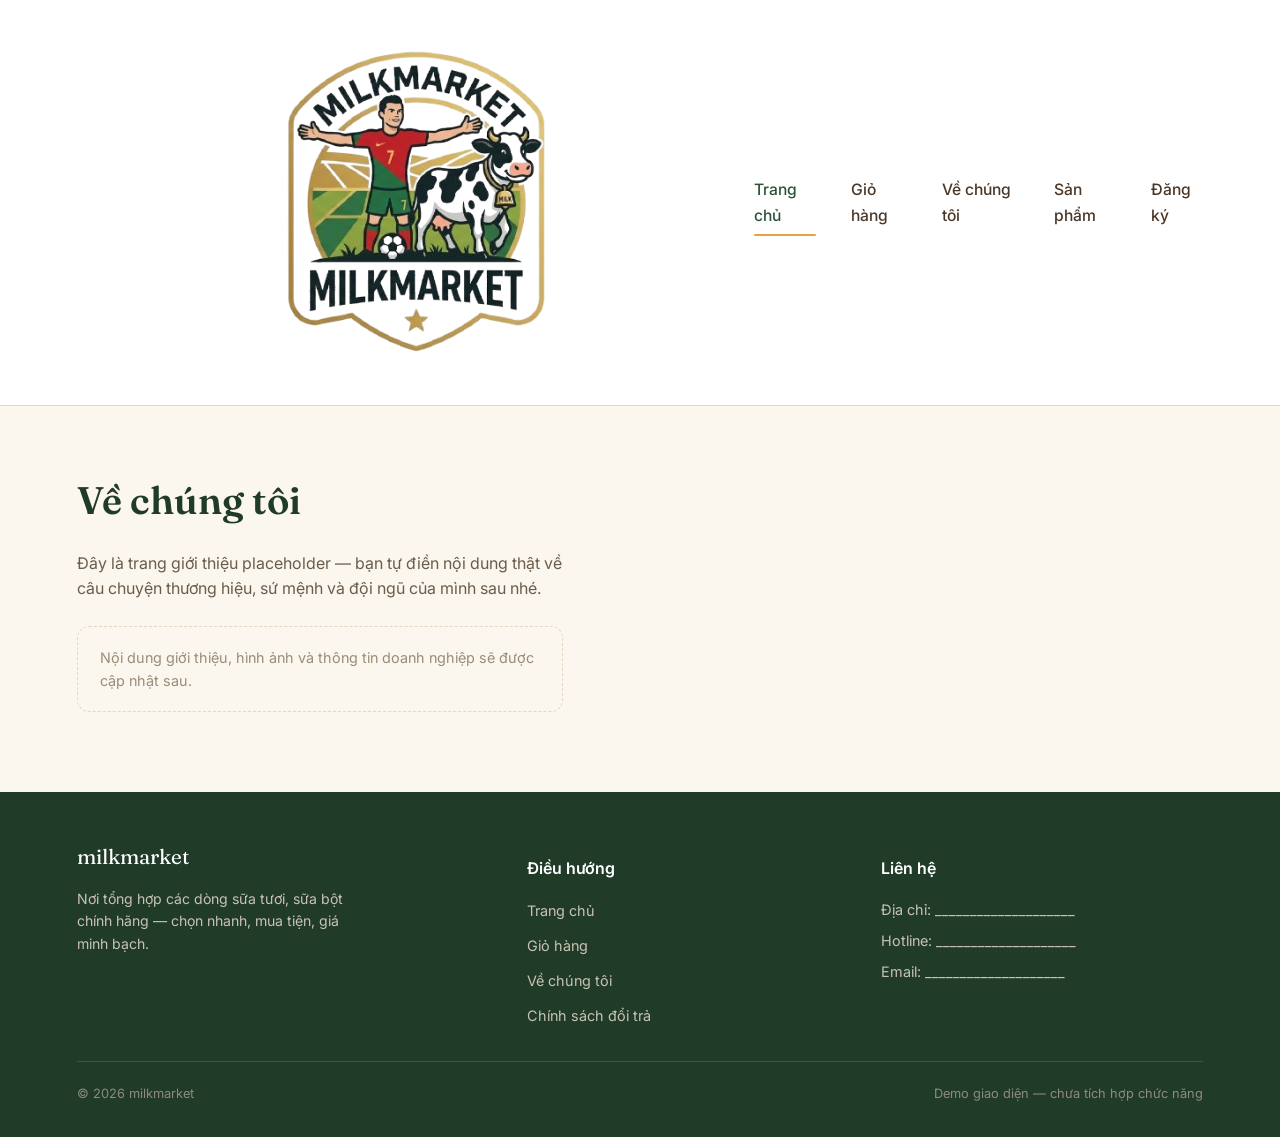
<file: about.html>
<!DOCTYPE html>
<html lang="vi">
<head>
<meta charset="UTF-8">
<meta name="viewport" content="width=device-width, initial-scale=1.0">
<title>Về chúng tôi — MilkMarket</title>
<style>
  @import url('https://fonts.googleapis.com/css2?family=Fraunces:opsz,wght@9..144,500;9..144,600;9..144,700&family=Inter:wght@400;500;600;700&display=swap');
  :root{
    --cream: #FBF7EF; --cream-deep: #F3EBDC;
    --forest: #2E5339; --forest-deep: #203C29;
    --butter: #E8A33D; --butter-deep: #C77F1F;
    --cocoa: #4A3728; --line: #E1D8C4; --white:#FFFFFF;
  }
  *{ box-sizing:border-box; }
  body{ margin:0; background:var(--cream); color:var(--cocoa); font-family:'Inter',sans-serif; line-height:1.6; }
  h1,.brand{ font-family:'Fraunces',serif; color:var(--forest-deep); margin:0; }
  a{ color:inherit; text-decoration:none; }

  .navbar{
    display:flex; align-items:center; justify-content:space-between;
    padding:18px 6vw; background:var(--white); border-bottom:1px solid var(--line);
    position:sticky; top:0; z-index:20;
  }
  .brand{ font-size:1.5rem; font-weight:600; display:flex; align-items:center; gap:10px; }
  .brand .dot{ width:12px; height:12px; border-radius:50%; background:var(--butter); display:inline-block; }
  .nav-links{ display:flex; gap:2.2rem; font-size:0.98rem; font-weight:500; }
  .nav-links a{ color:var(--cocoa); position:relative; padding:4px 0; }
  .nav-links a:hover{ color:var(--forest); }
  .nav-links a.active{ color:var(--forest); }
  .nav-links a.active::after{ content:""; position:absolute; left:0; right:0; bottom:-4px; height:2px; background:var(--butter); border-radius:2px; }

  .about-wrap{ max-width: 640px; padding: 4rem 6vw 5rem; }
  .about-wrap h1{ font-size: clamp(1.8rem, 3.5vw, 2.4rem); font-weight:600; margin-bottom: 1.2rem; }
  .about-wrap p{ color:#6b5c4c; margin-bottom: 1rem; }
  .placeholder-box{
    border: 1px dashed var(--line);
    border-radius: 12px;
    padding: 1.2rem 1.4rem;
    color: #9a8c78;
    font-size: 0.9rem;
    margin-top: 1.5rem;
  }

  footer{ background:var(--forest-deep); color:#E9E4D8; padding:3rem 6vw 2rem; }
  .footer-grid{ display:grid; grid-template-columns:1.3fr 1fr 1fr; gap:2rem; padding-bottom:2rem; border-bottom:1px solid rgba(255,255,255,0.12); }
  .footer-grid h3{ color:#fff; font-size:1rem; margin-bottom:1rem; font-family:'Inter',sans-serif; font-weight:600; }
  .footer-brand{ font-family:'Fraunces',serif; font-size:1.3rem; color:#fff; margin-bottom:0.7rem; }
  .footer-grid p{ font-size:0.88rem; color:#C9C2B4; max-width:32ch; }
  .footer-links{ list-style:none; padding:0; margin:0; display:flex; flex-direction:column; gap:0.6rem; }
  .footer-links a{ font-size:0.9rem; color:#C9C2B4; }
  .footer-links a:hover{ color:#fff; }
  .footer-contact p{ font-size:0.9rem; color:#C9C2B4; margin:0 0 0.5rem; }
  .footer-bottom{ padding-top:1.4rem; font-size:0.8rem; color:#8f8a7d; display:flex; justify-content:space-between; flex-wrap:wrap; gap:0.5rem; }

  @media (max-width:720px){
    .navbar{ padding:16px 5vw; } .nav-links{ gap:1.2rem; font-size:0.9rem; }
    .about-wrap{ padding: 2.5rem 5vw 3rem; }
    .footer-grid{ grid-template-columns:1fr; gap:1.6rem; }
  }
</style>
</head>
<body>
<nav class="navbar">
  <a href="index.html" class="brand">
    <img src="Milkmarket.png" alt="MilkMarket Logo" class="logo-img">
  </a>
  <div class="nav-links">
    <a href="index.html" class="active">Trang chủ</a>
    <a href="cart.html">Giỏ hàng</a>
    <a href="about.html">Về chúng tôi</a>
     <a href="allproducts.html">Sản phẩm</a>
    <a href="SignUp.html" id="nav-auth">Đăng ký</a>
    <a href="#" id="nav-logout" class="nav-logout" hidden>Đăng xuất</a> 
  </div>
</nav>


  <section class="about-wrap">
    <h1>Về chúng tôi</h1>
    <p>Đây là trang giới thiệu placeholder — bạn tự điền nội dung thật về câu chuyện thương hiệu, sứ mệnh và đội ngũ của mình sau nhé.</p>
    <div class="placeholder-box">
      Nội dung giới thiệu, hình ảnh và thông tin doanh nghiệp sẽ được cập nhật sau.
    </div>
  </section>

  <footer>
    <div class="footer-grid">
      <div>
        <div class="footer-brand">milkmarket</div>
        <p>Nơi tổng hợp các dòng sữa tươi, sữa bột chính hãng — chọn nhanh, mua tiện, giá minh bạch.</p>
      </div>
      <div>
        <h3>Điều hướng</h3>
        <ul class="footer-links">
          <li><a href="index.html">Trang chủ</a></li>
          <li><a href="cart.html">Giỏ hàng</a></li>
          <li><a href="about.html">Về chúng tôi</a></li>
          <li><a href="#">Chính sách đổi trả</a></li>
        </ul>
      </div>
      <div class="footer-contact">
        <h3>Liên hệ</h3>
        <p>Địa chỉ: ____________________</p>
        <p>Hotline: ____________________</p>
        <p>Email: ____________________</p>
      </div>
    </div>
    <div class="footer-bottom">
      <span>© 2026 milkmarket</span>
      <span>Demo giao diện — chưa tích hợp chức năng</span>
    </div>
  </footer>

</body>
</html>
</file>
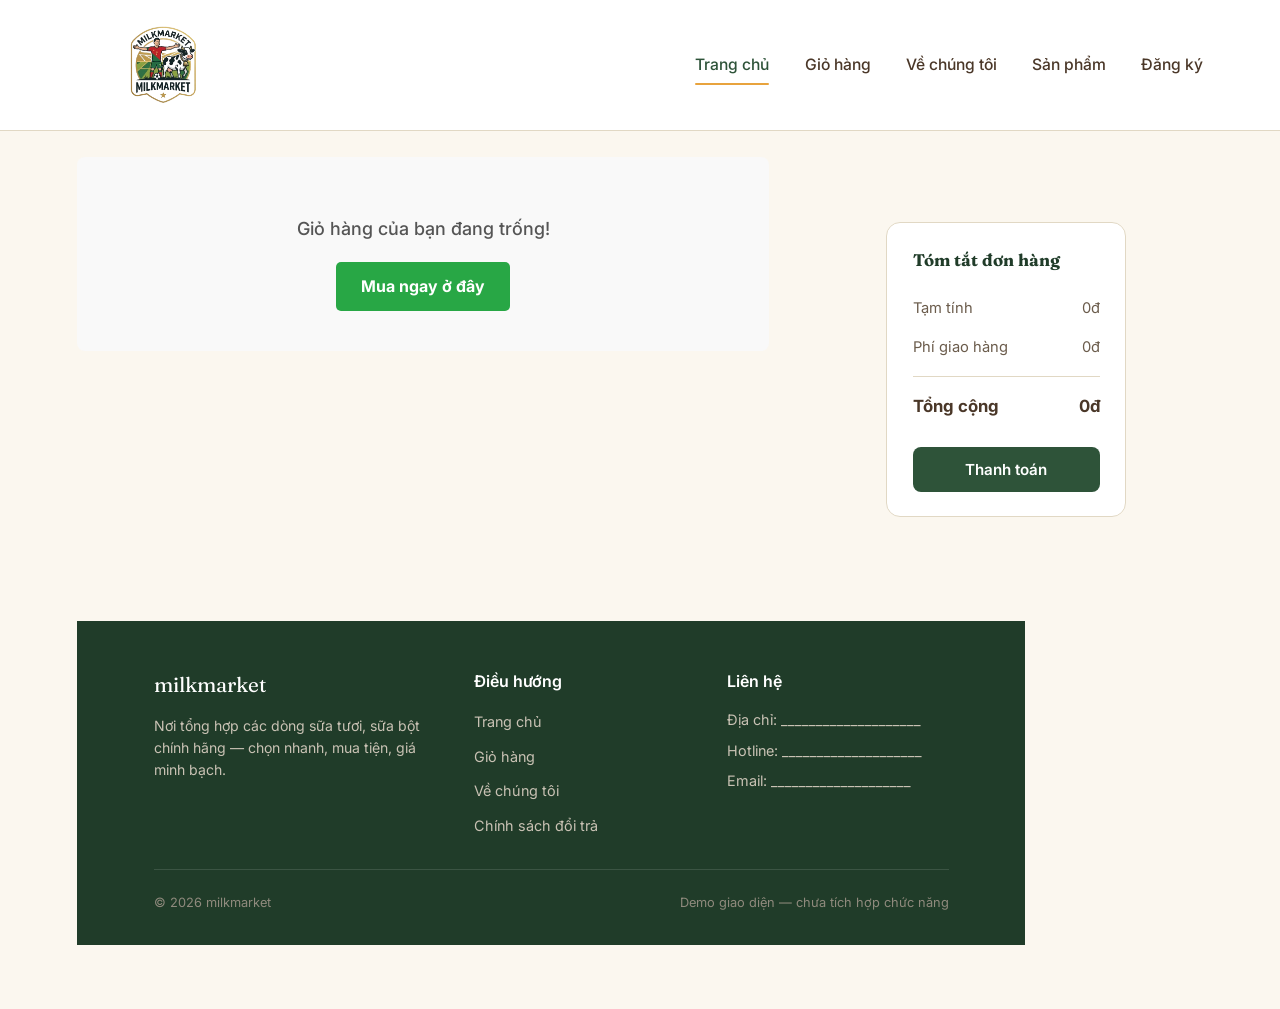
<file: cart.html>
<!DOCTYPE html>
<html lang="vi">
<head>
<meta charset="UTF-8">
<meta name="viewport" content="width=device-width, initial-scale=1.0">
<title>Giỏ hàng — MilkMarket</title>
<link rel="stylesheet" href="style.css">
<style>
  @import url('https://fonts.googleapis.com/css2?family=Fraunces:opsz,wght@9..144,500;9..144,600;9..144,700&family=Inter:wght@400;500;600;700&display=swap');

  :root{
    --cream: #FBF7EF;
    --cream-deep: #F3EBDC;
    --forest: #2E5339;
    --forest-deep: #203C29;
    --butter: #E8A33D;
    --butter-deep: #C77F1F;
    --cocoa: #4A3728;
    --line: #E1D8C4;
    --white: #FFFFFF;
  }
  *{ box-sizing: border-box; }
  body{
    margin:0;
    background: var(--cream);
    color: var(--cocoa);
    font-family: 'Inter', sans-serif;
    line-height: 1.55;
  }
  h1,h2,h3,.brand{ font-family:'Fraunces', serif; color:var(--forest-deep); margin:0; }
  a{ color:inherit; text-decoration:none; }

  .navbar{
    display:flex; align-items:center; justify-content:space-between;
    padding: 18px 6vw; background: var(--white);
    border-bottom: 1px solid var(--line);
    position: sticky; top:0; z-index:20;
  }
  .brand{ font-size:1.5rem; font-weight:600; display:flex; align-items:center; gap:10px; }
  .brand .dot{ width:12px; height:12px; border-radius:50%; background:var(--butter); display:inline-block; }
  .nav-links{ display:flex; gap:2.2rem; font-size:0.98rem; font-weight:500; }
  .nav-links a{ color:var(--cocoa); position:relative; padding: 4px 0;}
  .nav-links a:hover{ color:var(--forest); }
  .nav-links a.active{ color: var(--forest); }
  .nav-links a.active::after{
    content:""; position:absolute; left:0; right:0; bottom:-4px;
    height:2px; background: var(--butter); border-radius:2px;
  }

  .page-head{
    padding: 2.4rem 6vw 0.5rem;
  }
  .page-head p{
    color:#8a7a66; font-size:0.92rem; margin-top: 0.4rem;
  }

  .cart-wrap{
    display:flex;
    gap: 2.5rem;
    padding: 1.6rem 6vw 4rem;
    align-items:flex-start;
    flex-wrap: wrap;
  }

  .cart-list{
    flex: 2 1 480px;
    display:flex;
    flex-direction:column;
    gap: 1rem;
  }

  .cart-item{
    display:flex;
    align-items:center;
    gap: 1.2rem;
    background: var(--white);
    border: 1px solid var(--line);
    border-radius: 12px;
    padding: 1rem 1.2rem;
  }
  .cart-item-icon{
    width: 56px; height: 56px;
    background: var(--cream-deep);
    border-radius: 10px;
    flex-shrink:0;
    display:flex; align-items:center; justify-content:center;
  }
  .cart-item-info{ flex:1; min-width: 0; }
  .cart-item-brand{ font-size:0.75rem; color:var(--butter-deep); font-weight:600; }
  .cart-item-name{ font-weight:600; font-size:1rem; color:var(--cocoa); margin: 2px 0 4px; }
  .cart-item-meta{ font-size:0.85rem; color:#9a8c78; }
  .cart-item-price{
    font-weight:700; font-size:1.05rem; white-space:nowrap;
    margin-left: auto;
  }
  .cart-item-actions{
    display:flex; gap:0.5rem;
    flex-shrink:0;
  }

  .btn-sm{
    padding: 8px 16px;
    border-radius: 7px;
    font-size: 0.85rem;
    font-weight:600;
    font-family: inherit;
    cursor:pointer;
    border:none;
    white-space:nowrap;
  }
  .btn-buy{ background: var(--forest); color:#fff; }
  .btn-buy:hover{ background: var(--forest-deep); }
  .btn-remove{
    background: transparent;
    border: 1px solid var(--line);
    color:#a4483b;
  }
  .btn-remove:hover{ border-color:#a4483b; }

  .cart-empty-note{
    font-size: 0.85rem;
    color: #9a8c78;
    border: 1px dashed var(--line);
    border-radius: 10px;
    padding: 1rem 1.2rem;
    margin-top: 0.4rem;
  }

  .cart-summary{
    flex: 1 1 280px;
    background: var(--white);
    border: 1px solid var(--line);
    border-radius: 14px;
    padding: 1.5rem 1.6rem;
    position: sticky;
    top: 100px;
  }
  .cart-summary h3{ font-size:1.05rem; margin-bottom: 1rem; }
  .summary-row{
    display:flex; justify-content:space-between;
    font-size:0.92rem; color:#6b5c4c;
    padding: 8px 0;
  }
  .summary-row.total{
    border-top: 1px solid var(--line);
    margin-top: 0.6rem;
    padding-top: 1rem;
    font-weight:700;
    color: var(--cocoa);
    font-size: 1.05rem;
  }
  .btn-checkout{
    width:100%;
    padding: 13px 0;
    border-radius: 8px;
    background: var(--forest);
    color:#fff;
    font-weight:600;
    font-size:0.95rem;
    border:none;
    cursor:pointer;
    margin-top: 1.2rem;
    font-family: inherit;
  }
  .btn-checkout:hover{ background: var(--forest-deep); }

  .demo-note{
    font-size:0.78rem;
    color:#9a8c78;
    text-align:center;
    margin-top:0.8rem;
  }

  footer{
    background: var(--forest-deep); color:#E9E4D8;
    padding: 3rem 6vw 2rem;
  }
  .footer-grid{
    display:grid; grid-template-columns: 1.3fr 1fr 1fr; gap:2rem;
    padding-bottom:2rem; border-bottom:1px solid rgba(255,255,255,0.12);
  }
  .footer-grid h3{ color:#fff; font-size:1rem; margin-bottom:1rem; font-family:'Inter',sans-serif; font-weight:600; }
  .footer-brand{ font-family:'Fraunces',serif; font-size:1.3rem; color:#fff; margin-bottom:0.7rem; }
  .footer-grid p{ font-size:0.88rem; color:#C9C2B4; max-width:32ch; }
  .footer-links{ list-style:none; padding:0; margin:0; display:flex; flex-direction:column; gap:0.6rem; }
  .footer-links a{ font-size:0.9rem; color:#C9C2B4; }
  .footer-links a:hover{ color:#fff; }
  .footer-contact p{ font-size:0.9rem; color:#C9C2B4; margin:0 0 0.5rem; }
  .footer-bottom{
    padding-top:1.4rem; font-size:0.8rem; color:#8f8a7d;
    display:flex; justify-content:space-between; flex-wrap:wrap; gap:0.5rem;
  }

  @media (max-width: 720px){
    .navbar{ padding:16px 5vw; }
    .nav-links{ gap:1.2rem; font-size:0.9rem; }
    .page-head{ padding: 2rem 5vw 0.3rem; }
    .cart-wrap{ padding: 1.4rem 5vw 3rem; gap: 1.6rem; }
    .cart-item{ flex-wrap:wrap; }
    .cart-item-price{ margin-left: 0; }
    .cart-summary{ position: static; }
    .footer-grid{ grid-template-columns:1fr; gap:1.6rem; }
  }
</style>
</head>
<body>

<nav class="navbar">
  <a href="index.html" class="brand">
    <img src="Milkmarket.png" alt="MilkMarket Logo" class="logo-img">
  </a>
  <div class="nav-links">
    <a href="index.html" class="active">Trang chủ</a>
    <a href="cart.html">Giỏ hàng</a>
    <a href="about.html">Về chúng tôi</a>
     <a href="allproducts.html">Sản phẩm</a>
    <a href="SignUp.html" id="nav-auth">Đăng ký</a>
    <a href="#" id="nav-logout" class="nav-logout" hidden>Đăng xuất</a> 
  </div>
</nav>


  

  <section class="cart-wrap">
    <!-- ============ DANH SÁCH SẢN PHẨM (dữ liệu mẫu) ============ -->
  
<div class="cart-list" id="cart-list"></div>

    </div>

    <section class="cart-wrap">
  <div class="cart-list" id="cart-list"></div>

  <aside class="cart-summary">
    <h3>Tóm tắt đơn hàng</h3>
    <div class="summary-row"><span>Tạm tính</span><span id="tam-tinh">0đ</span></div>
    <div class="summary-row"><span>Phí giao hàng</span><span id="phi-ship">0đ</span></div>
    <div class="summary-row total"><span>Tổng cộng</span><span id="tong-cong">0đ</span></div>
    <button class="btn-checkout" type="button" onclick="thanhToan()">Thanh toán</button>
  </aside>
</section>

  <footer>
    <div class="footer-grid">
      <div>
        <div class="footer-brand">milkmarket</div>
        <p>Nơi tổng hợp các dòng sữa tươi, sữa bột chính hãng — chọn nhanh, mua tiện, giá minh bạch.</p>
      </div>
      <div>
        <h3>Điều hướng</h3>
        <ul class="footer-links">
          <li><a href="index.html">Trang chủ</a></li>
          <li><a href="cart.html">Giỏ hàng</a></li>
          <li><a href="about.html">Về chúng tôi</a></li>
          <li><a href="#">Chính sách đổi trả</a></li>
        </ul>
      </div>
      <div class="footer-contact">
        <h3>Liên hệ</h3>
        <p>Địa chỉ: ____________________</p>
        <p>Hotline: ____________________</p>
        <p>Email: ____________________</p>
      </div>
    </div>
    <div class="footer-bottom">
      <span>© 2026 milkmarket</span>
      <span>Demo giao diện — chưa tích hợp chức năng</span>
    </div>
  </footer>
<script src="data.js"></script>
<script src="cart.js"></script>
<script src="home.js"></script>
<script src="Login.html"></script>
<script src="auth.js"></script>  
</body>
</html>
</file>
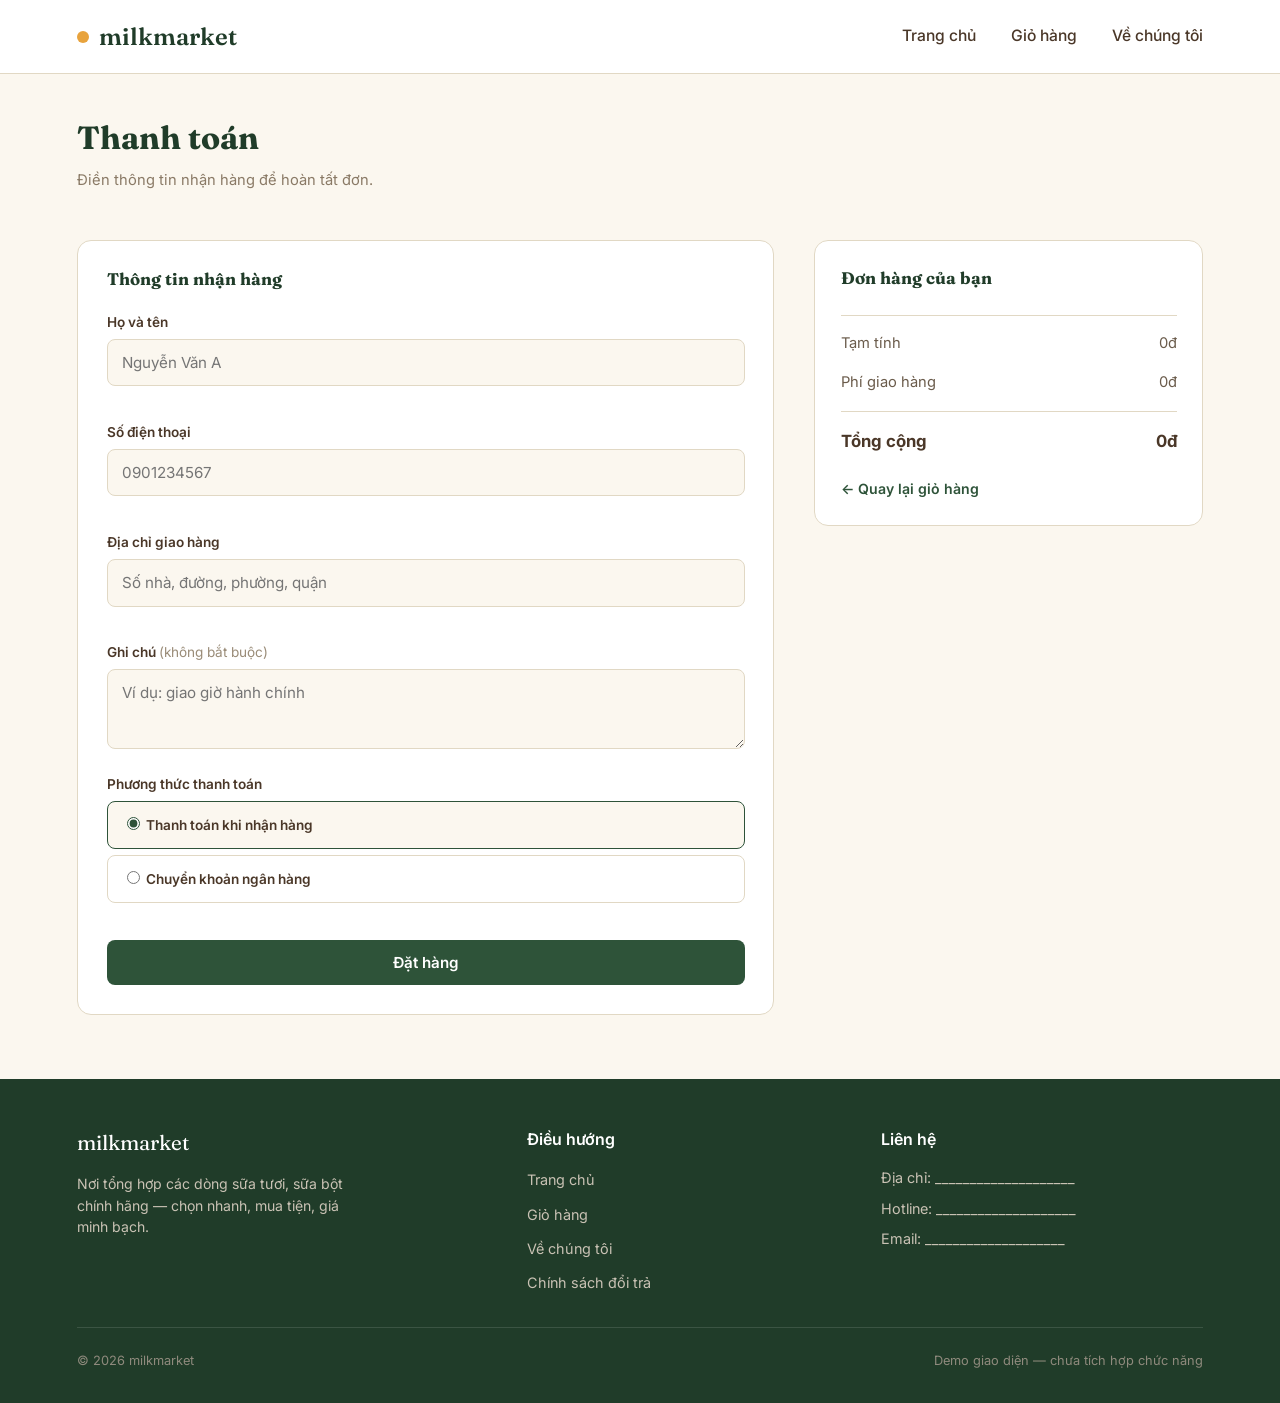
<file: checkout.html>
<!DOCTYPE html>
<html lang="vi">
<head>
<meta charset="UTF-8">
<meta name="viewport" content="width=device-width, initial-scale=1.0">
<title>Thanh toán — MilkMarket</title>
<style>
  @import url('https://fonts.googleapis.com/css2?family=Fraunces:opsz,wght@9..144,500;9..144,600;9..144,700&family=Inter:wght@400;500;600;700&display=swap');

  :root{
    --cream:#FBF7EF; --cream-deep:#F3EBDC;
    --forest:#2E5339; --forest-deep:#203C29;
    --butter:#E8A33D; --butter-deep:#C77F1F;
    --cocoa:#4A3728; --line:#E1D8C4; --white:#FFFFFF;
    --error:#a4483b;
  }
  *{ box-sizing:border-box; }
  body{ margin:0; background:var(--cream); color:var(--cocoa); font-family:'Inter',sans-serif; line-height:1.55; }
  h1,h2,h3,.brand{ font-family:'Fraunces',serif; color:var(--forest-deep); margin:0; }
  a{ color:inherit; text-decoration:none; }

  .navbar{ display:flex; align-items:center; justify-content:space-between; padding:18px 6vw; background:var(--white); border-bottom:1px solid var(--line); position:sticky; top:0; z-index:20; }
  .brand{ font-size:1.5rem; font-weight:600; display:flex; align-items:center; gap:10px; }
  .brand .dot{ width:12px; height:12px; border-radius:50%; background:var(--butter); display:inline-block; }
  .nav-links{ display:flex; gap:2.2rem; font-size:0.98rem; font-weight:500; }
  .nav-links a{ color:var(--cocoa); position:relative; padding:4px 0; }
  .nav-links a:hover{ color:var(--forest); }

  .page-head{ padding:2.4rem 6vw 0.5rem; }
  .page-head p{ color:#8a7a66; font-size:0.92rem; margin-top:0.4rem; }

  .cart-wrap{ display:flex; gap:2.5rem; padding:1.6rem 6vw 4rem; align-items:flex-start; flex-wrap:wrap; }

  /* ---------- FORM ---------- */
  .checkout-form{
    flex:2 1 480px; background:var(--white); border:1px solid var(--line);
    border-radius:14px; padding:1.6rem 1.8rem 1.8rem;
  }
  .checkout-form h3{ font-size:1.05rem; margin-bottom:1.2rem; }
  .field{ margin-bottom:1.1rem; }
  .field label, .field .label{ display:block; font-size:0.85rem; font-weight:600; margin-bottom:6px; }
  .field .opt{ font-weight:400; color:#9a8c78; }
  .field input[type="text"], .field input[type="tel"], .field textarea{
    width:100%; padding:11px 14px; font:inherit; font-size:0.95rem; color:var(--cocoa);
    background:var(--cream); border:1px solid var(--line); border-radius:8px;
  }
  .field textarea{ resize:vertical; min-height:80px; }
  .field input:focus, .field textarea:focus{ outline:2px solid var(--butter); outline-offset:1px; border-color:var(--butter); }
  .field .has-error{ border-color:var(--error); }
  .error-msg{ display:block; min-height:1.1em; font-size:0.8rem; color:var(--error); margin-top:4px; }

  .pay-option{
    display:flex; align-items:center; gap:10px; padding:12px 14px; margin-bottom:8px;
    border:1px solid var(--line); border-radius:8px; cursor:pointer; font-size:0.92rem;
  }
  .pay-option:has(input:checked){ border-color:var(--forest); background:var(--cream); }
  .pay-option input{ accent-color:var(--forest); }

  .btn-checkout{
    width:100%; padding:13px 0; border-radius:8px; background:var(--forest); color:#fff;
    font-weight:600; font-size:0.95rem; border:none; cursor:pointer; margin-top:1.2rem; font-family:inherit;
  }
  .btn-checkout:hover{ background:var(--forest-deep); }

  /* ---------- SUMMARY ---------- */
  .cart-summary{
    flex:1 1 280px; background:var(--white); border:1px solid var(--line);
    border-radius:14px; padding:1.5rem 1.6rem; position:sticky; top:100px;
  }
  .cart-summary h3{ font-size:1.05rem; margin-bottom:1rem; }
  .summary-row{ display:flex; justify-content:space-between; gap:1rem; font-size:0.92rem; color:#6b5c4c; padding:8px 0; }
  .summary-row.total{ border-top:1px solid var(--line); margin-top:0.6rem; padding-top:1rem; font-weight:700; color:var(--cocoa); font-size:1.05rem; }
  .items-box{ border-bottom:1px solid var(--line); padding-bottom:0.5rem; margin-bottom:0.5rem; }
  .back-link{ display:inline-block; margin-top:1rem; font-size:0.88rem; color:var(--forest); font-weight:600; }

  /* ---------- EMPTY / SUCCESS ---------- */
  .state-box{
    display:none; max-width:520px; margin:3rem 6vw 5rem; background:var(--white);
    border:1px solid var(--line); border-radius:14px; padding:2rem 2rem 2.2rem;
  }
  .state-box h2{ font-size:1.5rem; margin-bottom:0.6rem; }
  .state-box p{ color:#6b5c4c; margin:0 0 0.6rem; }
  .state-box strong{ color:var(--cocoa); }
  .btn-link{
    display:inline-block; margin-top:1rem; padding:11px 26px; border-radius:8px;
    background:var(--forest); color:#fff; font-weight:600; font-size:0.92rem;
  }
  .btn-link:hover{ background:var(--forest-deep); }

  footer{ background:var(--forest-deep); color:#E9E4D8; padding:3rem 6vw 2rem; }
  .footer-grid{ display:grid; grid-template-columns:1.3fr 1fr 1fr; gap:2rem; padding-bottom:2rem; border-bottom:1px solid rgba(255,255,255,0.12); }
  .footer-grid h3{ color:#fff; font-size:1rem; margin-bottom:1rem; font-family:'Inter',sans-serif; font-weight:600; }
  .footer-brand{ font-family:'Fraunces',serif; font-size:1.3rem; color:#fff; margin-bottom:0.7rem; }
  .footer-grid p{ font-size:0.88rem; color:#C9C2B4; max-width:32ch; }
  .footer-links{ list-style:none; padding:0; margin:0; display:flex; flex-direction:column; gap:0.6rem; }
  .footer-links a{ font-size:0.9rem; color:#C9C2B4; }
  .footer-links a:hover{ color:#fff; }
  .footer-contact p{ font-size:0.9rem; color:#C9C2B4; margin:0 0 0.5rem; }
  .footer-bottom{ padding-top:1.4rem; font-size:0.8rem; color:#8f8a7d; display:flex; justify-content:space-between; flex-wrap:wrap; gap:0.5rem; }

  @media (max-width:720px){
    .navbar{ padding:16px 5vw; }
    .nav-links{ gap:1.2rem; font-size:0.9rem; }
    .page-head{ padding:2rem 5vw 0.3rem; }
    .cart-wrap{ padding:1.4rem 5vw 3rem; gap:1.6rem; }
    .checkout-form{ padding:1.3rem 1.2rem 1.5rem; }
    .cart-summary{ position:static; }
    .state-box{ margin:2rem 5vw 3rem; }
    .footer-grid{ grid-template-columns:1fr; gap:1.6rem; }
  }
</style>
</head>
<body>

  <nav class="navbar">
    <a href="index.html" class="brand"><span class="dot"></span>milkmarket</a>
    <div class="nav-links">
      <a href="index.html">Trang chủ</a>
      <a href="cart.html">Giỏ hàng</a>
      <a href="about.html">Về chúng tôi</a>
    </div>
  </nav>

  <div class="page-head" id="page-head">
    <h1>Thanh toán</h1>
    <p>Điền thông tin nhận hàng để hoàn tất đơn.</p>
  </div>

  <section class="cart-wrap" id="checkout-main">
    <form class="checkout-form" id="checkout-form" novalidate>
      <h3>Thông tin nhận hàng</h3>

      <div class="field">
        <label for="ho-ten">Họ và tên</label>
        <input type="text" id="ho-ten" autocomplete="name" placeholder="Nguyễn Văn A">
        <span class="error-msg" id="loi-ho-ten"></span>
      </div>

      <div class="field">
        <label for="sdt">Số điện thoại</label>
        <input type="tel" id="sdt" autocomplete="tel" placeholder="0901234567">
        <span class="error-msg" id="loi-sdt"></span>
      </div>

      <div class="field">
        <label for="dia-chi">Địa chỉ giao hàng</label>
        <input type="text" id="dia-chi" autocomplete="street-address" placeholder="Số nhà, đường, phường, quận">
        <span class="error-msg" id="loi-dia-chi"></span>
      </div>

      <div class="field">
        <label for="ghi-chu">Ghi chú <span class="opt">(không bắt buộc)</span></label>
        <textarea id="ghi-chu" placeholder="Ví dụ: giao giờ hành chính"></textarea>
      </div>

      <div class="field">
        <span class="label">Phương thức thanh toán</span>
        <label class="pay-option"><input type="radio" name="pttt" value="Thanh toán khi nhận hàng" checked> Thanh toán khi nhận hàng</label>
        <label class="pay-option"><input type="radio" name="pttt" value="Chuyển khoản ngân hàng"> Chuyển khoản ngân hàng</label>
      </div>

      <button class="btn-checkout" type="submit">Đặt hàng</button>
    </form>

    <aside class="cart-summary">
      <h3>Đơn hàng của bạn</h3>
      <div class="items-box" id="order-items"></div>
      <div class="summary-row"><span>Tạm tính</span><span id="tam-tinh">0đ</span></div>
      <div class="summary-row"><span>Phí giao hàng</span><span id="phi-ship">0đ</span></div>
      <div class="summary-row total"><span>Tổng cộng</span><span id="tong-cong">0đ</span></div>
      <a class="back-link" href="cart.html">← Quay lại giỏ hàng</a>
    </aside>
  </section>

  <!-- Giỏ trống -->
  <div class="state-box" id="empty-box">
    <h2>Giỏ hàng đang trống</h2>
    <p>Chọn vài sản phẩm trước khi thanh toán nhé.</p>
    <a class="btn-link" href="allproducts.html">Xem sản phẩm</a>
  </div>

  <!-- Đặt hàng thành công -->
  <div class="state-box" id="success-box">
    <h2>Đặt hàng thành công</h2>
    <p>Mã đơn: <strong id="ma-don"></strong></p>
    <p>Tổng thanh toán: <strong id="tong-don"></strong></p>
    <p>Chúng tôi sẽ gọi xác nhận đơn qua số điện thoại bạn đã nhập.</p>
    <a class="btn-link" href="index.html">Tiếp tục mua sắm</a>
  </div>

  <footer>
    <div class="footer-grid">
      <div>
        <div class="footer-brand">milkmarket</div>
        <p>Nơi tổng hợp các dòng sữa tươi, sữa bột chính hãng — chọn nhanh, mua tiện, giá minh bạch.</p>
      </div>
      <div>
        <h3>Điều hướng</h3>
        <ul class="footer-links">
          <li><a href="index.html">Trang chủ</a></li>
          <li><a href="cart.html">Giỏ hàng</a></li>
          <li><a href="about.html">Về chúng tôi</a></li>
          <li><a href="#">Chính sách đổi trả</a></li>
        </ul>
      </div>
      <div class="footer-contact">
        <h3>Liên hệ</h3>
        <p>Địa chỉ: ____________________</p>
        <p>Hotline: ____________________</p>
        <p>Email: ____________________</p>
      </div>
    </div>
    <div class="footer-bottom">
      <span>© 2026 milkmarket</span>
      <span>Demo giao diện — chưa tích hợp chức năng</span>
    </div>
  </footer>

<script src="checkout.js"></script>
</body>
</html>
</file>
<file: style.css>
/* style.css — layout cho danh sách sản phẩm hiển thị ngang, có khoảng cách (gap) */
/* ===== Cấu hình Logo trong Navbar ===== */
/* ===== Cấu hình Logo trong Navbar ===== */
.navbar {
  overflow: visible;     /* Cho phép logo hiển thị tự nhiên, không bị bó buộc chiều cao */
}

.brand {
  display: flex;
  align-items: center;
  height: 100%;
}

.brand .logo-img {
  height: 94px;          /* Tăng chiều cao logo vừa vặn, đẹp mắt trên thanh navbar */
  width: auto;           /* Tự động co giãn theo tỷ lệ thực tế của ảnh logo */
  object-fit: contain;
  display: block;
  max-height: none;      
}
.product-list{
  display: flex;
  flex-wrap: wrap;      /* hết chỗ thì tự xuống dòng, không tràn ngang vô hạn */
  gap: 1.4rem;           /* khoảng cách đều giữa các card, cả chiều ngang lẫn dọc */
}

.product-list{
  display: grid;
  grid-template-columns: repeat(auto-fill, minmax(260px, 300px));
  gap: 1.4rem;
  justify-content: start;   /* các card căn từ trái qua, hàng cuối không bị giãn to lấp đầy */
}

/* Nút "Xem tất cả sản phẩm" - căn giữa bên dưới danh sách sản phẩm */
.view-all-wrap{
  display: flex;
  justify-content: center;   /* căn nút vào giữa theo chiều ngang */
  margin-top: 2rem;
}

.btn-view-all{
  padding: 12px 32px;
  border-radius: 8px;
  border: 1px solid var(--forest);
  background: transparent;
  color: var(--forest);
  font-family: inherit;
  font-size: 0.95rem;
  font-weight: 600;
  cursor: pointer;
  transition: background 0.15s ease, color 0.15s ease;
}

.btn-view-all:hover{
  background: var(--forest);
  color: #fff;
}
/* ===== Card: bố cục để nút luôn thẳng hàng ===== */
.product-card{
  display: flex;
  flex-direction: column;
  transition: transform 0.2s ease, box-shadow 0.2s ease;
}
.product-card:hover{
  transform: translateY(-4px);
  box-shadow: 0 10px 24px rgba(74, 55, 40, 0.12);
}
.card-body{
  display: flex;
  flex-direction: column;
  flex: 1;
}
.card-price-row{
  margin-top: auto;   /* đẩy giá + nút xuống đáy card */
  padding-top: 0.4rem;
}

/* ===== Ảnh sản phẩm trong card ===== */
.card-media{
  height: 220px;              /* mọi ảnh cùng một khung */
  padding: 1.2rem;
  overflow: hidden;
  background: radial-gradient(circle at 50% 40%, #ffffff 0%, var(--cream-deep) 75%);
}
.card-media img{
  width: 100%;
  height: 100%;
  object-fit: contain;        /* giữ nguyên tỉ lệ, không méo */
  mix-blend-mode: multiply;   /* nền trắng của ảnh hoà vào nền kem */
  filter: drop-shadow(0 6px 8px rgba(74, 55, 40, 0.15));
  transition: transform 0.3s ease;
}
.product-card:hover .card-media img{
  transform: scale(1.07);
}

/* ===== Ảnh ở trang chi tiết ===== */
.detail-media img{
  mix-blend-mode: multiply;
  filter: drop-shadow(0 8px 12px rgba(74, 55, 40, 0.18));
}
/* Giá gốc gạch ngang */
.gia-cu{
  font-size: 0.85rem;
  color: #9a8c78;
  text-decoration: line-through;
}

/* Nhãn giảm giá màu cam */
.card-media .tag.tag-sale{
  background: var(--butter-deep);
}

/* Section khuyến mãi */
.sale-section{
  background: var(--cream-deep);
  border-top: 1px solid var(--line);
  border-bottom: 1px solid var(--line);
  padding-top: 2rem;
}
/* =====================================================
   HERO: banner ảnh, form đăng nhập nằm bên trái trong banner
   ===================================================== */
.hero-login{
  display: grid;
grid-template-columns: minmax(380px, 640px) 1fr; /* form trái | chữ phải */
  gap: 3.5rem;
  align-items: center;
  min-height: 980px;                                /* ❌ 480px → ✅ 680px: banner dài ra để thấy toàn cảnh */
  padding: 3rem 6vw;
  background-image:
    /* tối bên trái (chỗ form + chữ), trong suốt dần sang phải để lộ Ronaldo */
    linear-gradient(90deg, rgba(32,60,41,.88) 0%, rgba(32,60,41,.55) 45%, rgba(32,60,41,0) 75%),
    url("https://www.whoa.in/download/cristiano-ronaldo-drinking-milk");
  background-size: cover;
  background-position: 75% 0%;                      /* ❌ 75% 15% → ✅ 75% 0%: bám mép trên, không cắt mặt */
  background-repeat: no-repeat;
  border-bottom: 1px solid var(--line);
}
/* ----- Form (trái): kiểu kính mờ, nổi trên ảnh ----- */
.login-card{
  background: rgba(251,247,239,.94);
  backdrop-filter: blur(8px);
  -webkit-backdrop-filter: blur(8px);
  border: 1px solid rgba(255,255,255,.55);
  border-radius: 24px;
  padding: 3.5rem 4rem;                             /* ❌ 5rem → ✅ 3.5rem 4rem: đỡ quá dày, form vẫn to */
  box-shadow: 0 18px 40px rgba(0,0,0,.28);
}
.login-card h2{ font-size: 2rem; font-weight: 600; margin-bottom: .4rem; }
.login-sub{ color: #8a7a66; font-size: 1rem; margin: 0 0 1.8rem; }

.login-field{ margin-bottom: 1.3rem; }
.login-field label{ display: block; font-size: .95rem; font-weight: 600; margin-bottom: 8px; }
.login-field input{
  width: 100%; padding: 16px 18px; font: inherit; font-size: 1.05rem; color: var(--cocoa);
  background: #fff; border: 1px solid var(--line); border-radius: 12px;
  transition: border-color .15s, box-shadow .15s;
}
.login-field input::placeholder{ color: #b3a690; }
.login-field input:focus{
  outline: none; border-color: var(--butter);
  box-shadow: 0 0 0 3px rgba(232,163,61,.25);
}

.btn-login{
  width: 100%; padding: 16px 0; border: none; border-radius: 12px; cursor: pointer;
  background: var(--forest); color: #fff; font: inherit; font-weight: 600; font-size: 1.05rem;
  margin-top: .5rem; transition: background .15s, transform .1s;
}
.btn-login:hover{ background: var(--forest-deep); }
.btn-login:active{ transform: translateY(1px); }

.login-switch{ text-align: center; font-size: .95rem; color: #8a7a66; margin: 1.2rem 0 0; }
.login-switch a{ color: var(--forest); font-weight: 600; border-bottom: 1px solid var(--butter); }
.login-switch a:hover{ color: var(--butter-deep); }
/* ----- Nội dung giới thiệu (phải): chữ trắng trên ảnh ----- */
.hero-login-text h1{
  color: #fff;
  font-size: clamp(1.8rem, 3.4vw, 2.6rem);
  line-height: 1.15; font-weight: 600; max-width: 18ch;
  text-shadow: 0 2px 12px rgba(0,0,0,.35);
}
.hero-login-text p{
  color: rgba(255,255,255,.9);
  font-size: 1rem; max-width: 50ch; margin: .9rem 0 0;
}
.hero-login .hero-badge{ background: rgba(255,255,255,.95); }

.hero-points{ list-style: none; padding: 0; margin: 1.3rem 0 0; display: flex; flex-wrap: wrap; gap: .6rem 1.5rem; }
.hero-points li{ display: flex; align-items: center; gap: .5rem; font-size: .88rem; color: #fff; }
.hero-points li::before{
  content: "✓"; width: 19px; height: 19px; border-radius: 50%; flex-shrink: 0;
  background: var(--butter); color: var(--forest-deep); font-size: .7rem; font-weight: 700;
  display: flex; align-items: center; justify-content: center;
}

/* =====================================================
   TIÊU ĐỀ SECTION (dùng chung cho cả 3 section)
   ===================================================== */
.section-head{
  display: flex;
  align-items: baseline;
  justify-content: space-between;
  flex-wrap: wrap;
  gap: .5rem;
  margin-bottom: 1.3rem;
}
.product-section .section-head h2{ margin: 0; }   /* bỏ margin-bottom cũ của h2 */

/* Section khuyến mãi */
.sale-section{
  background: var(--cream-deep);
  border-top: 1px solid var(--line);
  border-bottom: 1px solid var(--line);
  padding-top: 2.2rem;
}
.sale-head p{
  margin: 0;
  font-size: .85rem;
  font-weight: 600;
  color: var(--butter-deep);
  background: #fff;
  border: 1px solid var(--line);
  padding: 5px 14px;
  border-radius: 999px;
}
.sale-head p:empty{ display: none; }              /* chưa có nội dung thì ẩn, không hiện khung rỗng */

/* Section bán chạy: nền trắng để tách khỏi 2 section còn lại */
.product-section.alt{
  background: var(--white);
  border-top: 1px solid var(--line);
  border-bottom: 1px solid var(--line);
  padding-top: 2.2rem;
}
#hang-moi{ padding-top: 2.2rem; padding-bottom: 1.5rem; }

/* =====================================================
   NÚT "XEM TẤT CẢ SẢN PHẨM": căn giữa + cách footer
   ===================================================== */
.view-all-wrap{
  display: flex;
  justify-content: center;
  padding: 1rem 0 4.5rem;                           /* 4.5rem = khoảng cách với footer */
}

/* ----- Điện thoại / màn hình hẹp ----- */
@media (max-width: 820px){
  .hero-login{
    grid-template-columns: 1fr;
    gap: 1.6rem;
    min-height: auto;
    padding: 1.8rem 5vw;
  }
  .hero-login-text{ order: -1; }                    /* chữ lên trên, form xuống dưới */
}

/* =====================================================
   GIÁ: giá mới (đậm) + giá cũ (gạch ngang) + đơn vị
   ===================================================== */
.card-price{
  display: flex;
  align-items: baseline;
  flex-wrap: wrap;
  gap: 0 .5rem;                                     /* khoảng cách giữa giá mới / giá cũ / đơn vị */
}
.card-price .gia-moi{
  font-size: 1.3rem;
  font-weight: 700;
  color: var(--cocoa);
  margin-left: 0;
}
.sale-section .card-price .gia-moi,
.card-price .gia-moi:has(+ .gia-cu){
  color: var(--butter-deep);                        /* giá đang giảm: màu cam nổi bật */
}
.card-price .gia-cu{
  font-size: .85rem;
  font-weight: 500;
  color: #9a8c78;
  text-decoration: line-through;
  margin-left: 0;
}
.card-price .gia-donvi{
  font-size: .78rem;
  font-weight: 500;
  color: #9a8c78;
  margin-left: 0;
}

/* Avatar tròn thay cho nút Đăng ký */
.nav-links a.nav-avatar{
  width: 42px;
  height: 42px;
  padding: 0;
  border-radius: 50%;
  background: var(--forest);
  color: #fff;
  font-weight: 700;
  font-size: 1.05rem;
  display: flex;
  align-items: center;
  justify-content: center;
  border: 2px solid var(--butter);
}
.nav-links a.nav-avatar:hover{ background: var(--forest-deep); color: #fff; }
/* Nút đăng xuất cạnh avatar */
.nav-links a.nav-logout{
  padding: 8px 16px;
  border: 1px solid var(--line);
  border-radius: 999px;
  font-size: .9rem;
  color: var(--cocoa);
  transition: background .15s, color .15s;
}
.nav-links a.nav-logout:hover{ background: var(--forest); color: #fff; border-color: var(--forest); }
.nav-links{ align-items: center; }   /* avatar và nút đăng xuất thẳng hàng */

/* ===== Sau khi đăng nhập: ẩn form, hero gọn lại ===== */
body.da-dang-nhap .login-card{ display: none; }

body.da-dang-nhap .hero-login{
  grid-template-columns: 1fr;       /* chỉ còn 1 cột chữ */
  min-height: 560px;                /* ❌ 980px → ✅ 560px: banner vừa màn hình */
  background-image:
    linear-gradient(90deg, rgba(32,60,41,.85) 0%, rgba(32,60,41,.45) 50%, rgba(32,60,41,0) 80%),
    url("https://www.whoa.in/download/cristiano-ronaldo-drinking-milk");
  background-position: 75% 15%;     /* hạ xuống chút để không cắt mặt */
}
body.da-dang-nhap .hero-login-text h1{
  font-size: clamp(2.2rem, 5vw, 3.4rem);   /* chữ to hơn vì không còn form */
  max-width: 14ch;
}

/* ---------- ĐÁNH GIÁ KHÁCH HÀNG ---------- */
.review-section{
  padding: 3rem 0 4rem;
  background: #F3EBDC;
  border-top: 1px solid #E1D8C4;
  overflow: hidden;
}
.review-section .section-head{
  text-align: center;
  padding: 0 6vw;
  margin-bottom: 2rem;
}
.review-section .section-head h2{
  font-family: 'Fraunces', serif;
  font-size: 1.6rem;
  color: #203C29;
  margin: 0 0 0.4rem;
}
.review-section .section-head p{
  margin: 0;
  color: #7a6c5a;
  font-size: 0.95rem;
}

.review-marquee{
  overflow: hidden;
  -webkit-mask-image: linear-gradient(to right, transparent, #000 8%, #000 92%, transparent);
          mask-image: linear-gradient(to right, transparent, #000 8%, #000 92%, transparent);
}
.review-track{
  display: flex;
  gap: 1.2rem;
  width: max-content;
  animation: review-scroll 28s linear infinite;
}
.review-marquee:hover .review-track{ animation-play-state: paused; }

@keyframes review-scroll{
  from{ transform: translateX(0); }
  to{ transform: translateX(calc(-50% - 0.6rem)); }
}

.review-card{
  flex: 0 0 auto;
  width: 280px;
  display: flex;
  align-items: center;
  gap: 1rem;
  background: #fff;
  border: 1px solid #E1D8C4;
  border-radius: 14px;
  padding: 1.1rem 1.3rem;
}
.review-avatar{
  width: 48px;
  height: 48px;
  flex-shrink: 0;
  border-radius: 50%;
  background: #2E5339;
  color: #fff;
  font-family: 'Fraunces', serif;
  font-weight: 600;
  font-size: 1.2rem;
  display: flex;
  align-items: center;
  justify-content: center;
}
.review-name{
  font-family: 'Fraunces', serif;
  font-size: 1.02rem;
  font-weight: 600;
  color: #203C29;
  margin: 0 0 2px;
}
.review-stars{
  color: #E8A33D;
  font-size: 1rem;
  letter-spacing: 2px;
  line-height: 1.2;
}
.review-text{
  margin: 4px 0 0;
  font-size: 0.85rem;
  color: #7a6c5a;
}
/* ---- CSS CHO GIỎ HÀNG TRỐNG ---- */
.empty-cart {
  text-align: center; /* Canh giữa nội dung */
  padding: 40px 20px;
  background-color: #f9f9f9;
  border-radius: 8px;
  margin-bottom: 20px;
}

.empty-cart p {
  font-size: 18px;
  color: #555;
  margin-bottom: 20px;
  font-weight: 500;
}

/* Nút mua ngay thiết kế nổi bật */
.btn-mua-ngay {
  display: inline-block;
  background-color: #28a745; /* Màu xanh lá nổi bật (có thể đổi màu tuỳ theme) */
  color: white;
  padding: 12px 25px;
  font-size: 16px;
  text-decoration: none; /* Bỏ gạch chân của thẻ a */
  border-radius: 5px;
  font-weight: bold;
  transition: background-color 0.3s ease;
}

.btn-mua-ngay:hover {
  background-color: #218838; /* Di chuột vào sẽ tối màu hơn 1 tí */
  color: white;
}
@media (max-width: 720px){
  .review-card{ width: 240px; padding: 0.9rem 1rem; }
  .review-track{ animation-duration: 22s; }
}
.qty-box{ display:flex; align-items:center; border:1px solid var(--line); border-radius:8px; overflow:hidden; }
.qty-box button{ width:34px; height:34px; border:none; background:#fff; font-size:1.1rem; cursor:pointer; }
.qty-box button:hover:not(:disabled){ background:var(--cream-deep); }
.qty-box button:disabled{ opacity:.4; cursor:not-allowed; }
.qty-box span{ width:38px; text-align:center; font-weight:600; }
</file>
